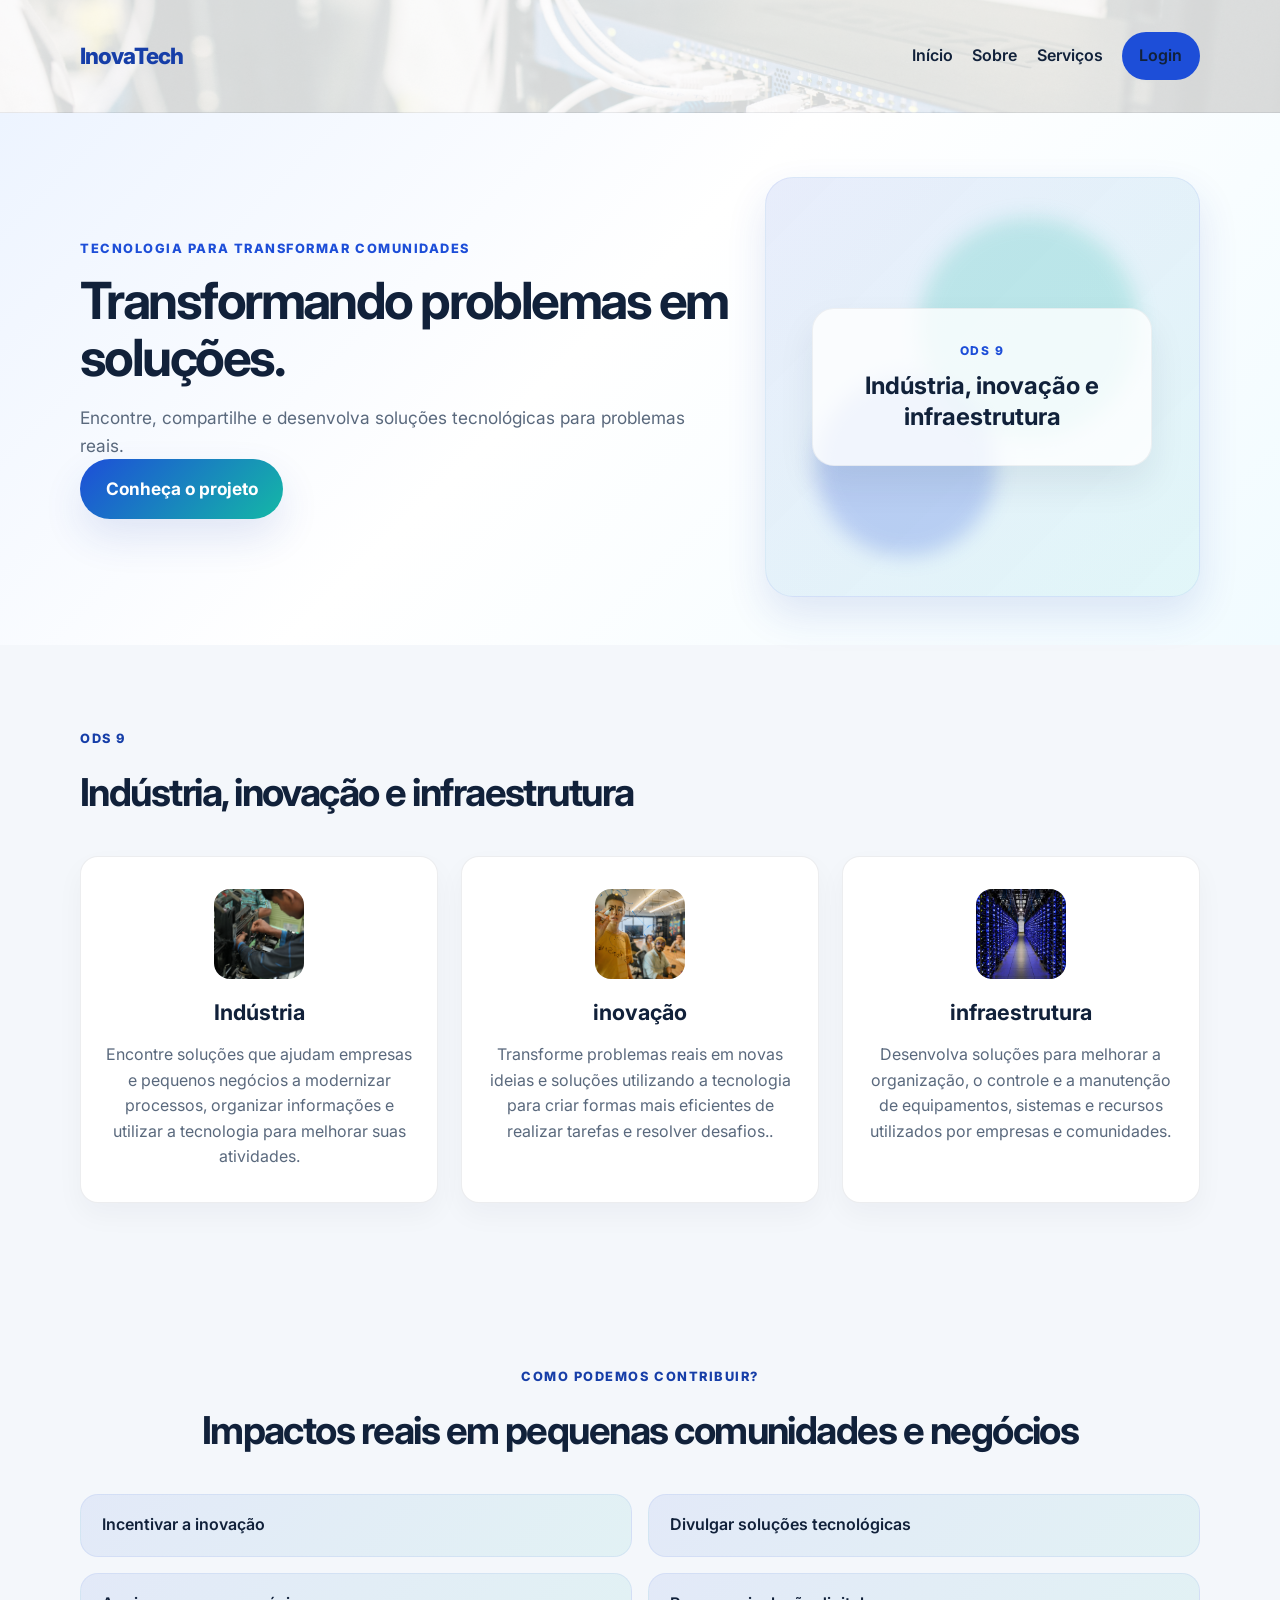
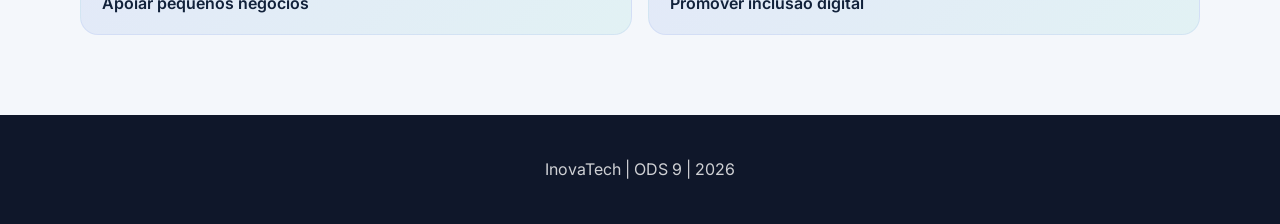
<file: index.html>
<!DOCTYPE html>
<html lang="pt-BR">
  <head>
    <meta charset="UTF-8" />
    <meta name="viewport" content="width=device-width, initial-scale=1.0" />
    <title>InovaTech | ODS 9</title>
    <meta name="description" content="InovaTech conecta inovação, tecnologia e infraestrutura para transformar comunidades." />
    <link rel="preconnect" href="https://fonts.googleapis.com" />
    <link rel="preconnect" href="https://fonts.gstatic.com" crossorigin />
    <link href="https://fonts.googleapis.com/css2?family=Inter:wght@400;500;600;700;800&display=swap" rel="stylesheet"/>
    <link rel="stylesheet" href="styles/style.css" />
    <link rel="stylesheet" href="styles/mobile.css" />
  </head>
  <body data-page="home">
    <header class="site-header">
      <div class="container nav-wrap">
        <a href="index.html" class="logo">
          <span>InovaTech</span>
        </a>
        <nav class="main-nav" aria-label="Menu principal">
          <a href="index.html">Início</a>
          <a href="sobre.html">Sobre</a>
          <a href="servicos.html">Serviços</a>
          <a href="login.html" class="btn btn-login">Login</a>
        </nav>
      </div>
    </header>

    <main>
      <section class="hero">
        <div class="container hero-content">
          <div class="hero-text">
            <p class="eyebrow">Tecnologia para transformar comunidades</p>
            <h1>Transformando problemas em soluções.</h1>
            <p class="intro">
              Encontre, compartilhe e desenvolva soluções tecnológicas para problemas reais.<br>
            <a href="#ods9" class="btn btn-primary" id="btnConheca">Conheça o projeto</a>
          </div>
          <div class="hero-card">
            <div class="circle circle-one"></div>
            <div class="circle circle-two"></div>
            <div class="mini-panel">
              <span class="panel-label">ODS 9</span>
              <strong>Indústria, inovação e infraestrutura</strong>
            </div>
          </div>
        </div>
      </section>

      <section class="section" id="ods9">
        <div class="container">
          <div class="section-heading">
            <span class="eyebrow dark">ODS 9</span>
            <h2>Indústria, inovação e infraestrutura</h2>
          </div>

          <div class="card-grid triple">
            <article class="info-card">
              <img class="info-image" src="images/IndustriaImage.jpg" alt="Indústria" />
              <h3>Indústria</h3>
              <p>
                Encontre soluções que ajudam empresas e pequenos
                 negócios a modernizar processos, organizar informações
                  e utilizar a tecnologia para melhorar suas atividades.
              </p>
            </article>

            <article class="info-card">
              <img class="info-image" src="images/InovaçaoImage.jpg" alt="Inovação" />
              <h3>inovação</h3>
              <p>
                Transforme problemas reais em novas ideias e soluções
                 utilizando a tecnologia para criar formas mais eficientes de realizar tarefas e resolver desafios..
              </p>
            </article>

            <article class="info-card">
              <img class="info-image" src="images/infraestruturaImage.jpg" alt="Infraestrutura" />
              <h3>infraestrutura</h3>
              <p>
                Desenvolva soluções para melhorar a organização,
                 o controle e a manutenção de equipamentos, sistemas e recursos utilizados por empresas e comunidades.
              </p>
            </article>
          </div>
        </div>
      </section>

      <section class="section contribute">
        <div class="container narrow">
          <div class="section-heading center">
            <span class="eyebrow dark">Como podemos contribuir?</span>
            <h2>Impactos reais em pequenas comunidades e negócios</h2>
          </div>

          <ul class="contribute-list">
            <li>Incentivar a inovação</li>
            <li>Divulgar soluções tecnológicas</li>
            <li>Apoiar pequenos negócios</li>
            <li>Promover inclusão digital</li>
          </ul>
        </div>
      </section>
    </main>

    <footer class="site-footer">
      <div class="container footer-content">
        <p>InovaTech | ODS 9 | 2026</p>
      </div>
    </footer>

    <script src="scripts/script.js"></script>
  </body>
</html>
</file>
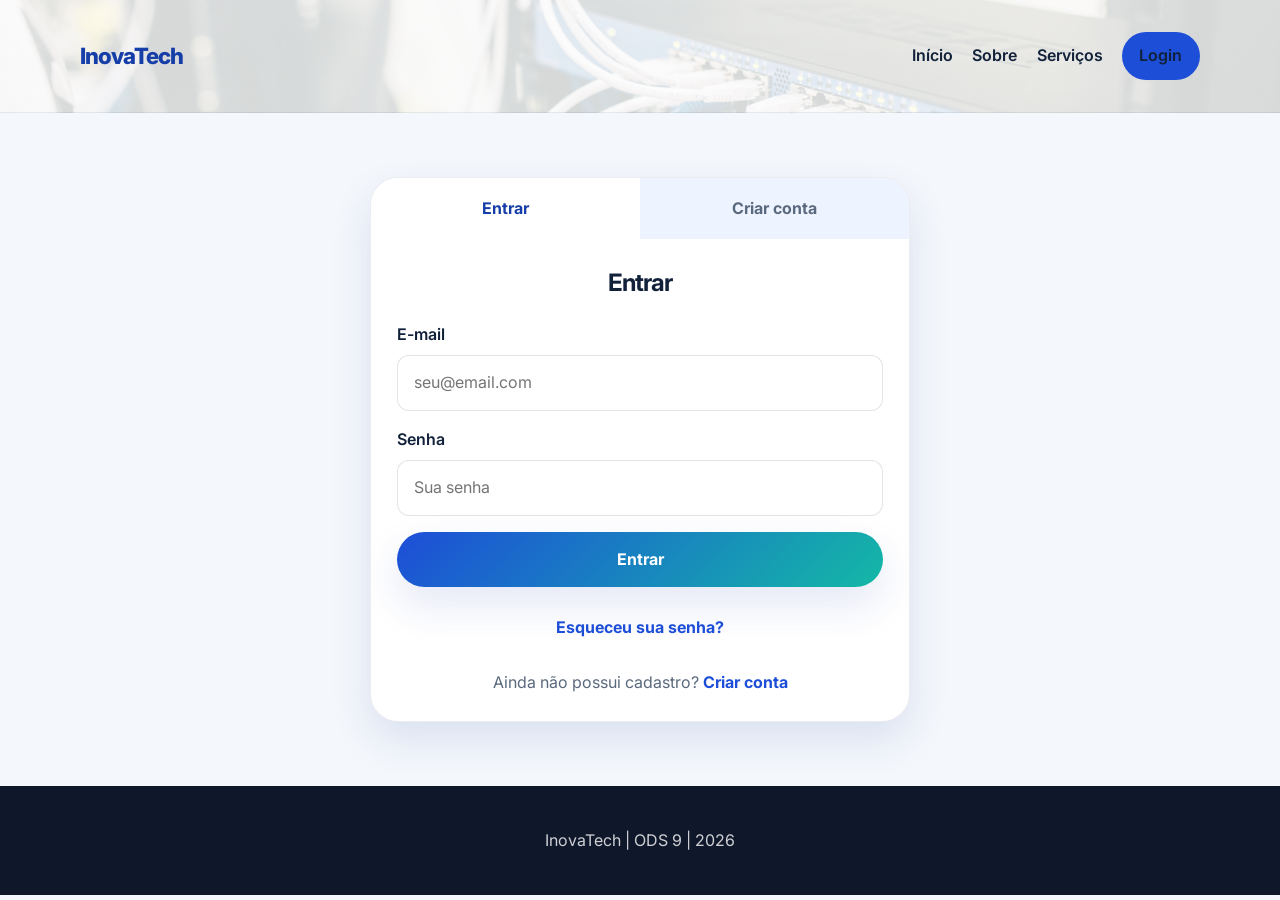
<file: login.html>
<!DOCTYPE html>
<html lang="pt-BR">
  <head>
    <meta charset="UTF-8" />
    <meta name="viewport" content="width=device-width, initial-scale=1.0" />
    <title>Login | InovaTech</title>
    <meta name="description" content="Acesse sua conta InovaTech ou cadastre-se para participar do projeto."/>
    <link rel="preconnect" href="https://fonts.googleapis.com" />
    <link rel="preconnect" href="https://fonts.gstatic.com" crossorigin />
    <link href="https://fonts.googleapis.com/css2?family=Inter:wght@400;500;600;700;800&display=swap" rel="stylesheet"/>
    <link rel="stylesheet" href="styles/style.css" />
    <link rel="stylesheet" href="styles/mobile.css" />
  </head>
  <body data-page="login">
    <header class="site-header">
      <div class="container nav-wrap">
        <a href="index.html" class="logo">
          <span>InovaTech</span>
        </a>
        <nav class="main-nav" aria-label="Menu principal">
          <a href="index.html">Início</a>
          <a href="sobre.html">Sobre</a>
          <a href="servicos.html">Serviços</a>
          <a href="login.html" class="btn btn-login">Login</a>
        </nav>
      </div>
    </header>

    <main>
      <section class="auth-section">
        <div class="container auth-container">
          <div class="auth-card">
            <div class="auth-tabs" role="tablist" aria-label="Autenticação">
              <button class="tab-btn active" data-target="loginForm" type="button">Entrar</button>
              <button class="tab-btn" data-target="registerForm" type="button">Criar conta</button>
            </div>

            <div class="auth-panel active" id="loginFormPanel">
              <h1>Entrar</h1>
              <form id="loginForm" class="auth-form">
                <div class="input-group">
                  <label for="loginEmail">E-mail</label>
                  <input id="loginEmail" name="loginEmail" type="email" placeholder="seu@email.com" required />
                </div>

                <div class="input-group">
                  <label for="loginSenha">Senha</label>
                  <input id="loginSenha" name="loginSenha" type="password" placeholder="Sua senha" required />
                </div>

                <button type="submit" class="btn btn-primary btn-block">Entrar</button>
                <p class="helper-text"><a href="#">Esqueceu sua senha?</a></p>
                <p class="helper-text">Ainda não possui cadastro? <a href="#" class="switch-form">Criar conta</a></p>
              </form>
            </div>

            <div class="auth-panel" id="registerFormPanel">
              <h2>Criar conta</h2>
              <form id="registerForm" class="auth-form">
                <div class="input-group">
                  <label for="nomeUsuario">Nome</label>
                  <input id="nomeUsuario" name="nomeUsuario" type="text" placeholder="Seu nome completo" required />
                </div>

                <div class="input-group">
                  <label for="registerEmail">E-mail</label>
                  <input id="registerEmail" name="registerEmail" type="email" placeholder="seu@email.com" required />
                </div>

                <div class="input-group">
                  <label for="registerSenha">Senha</label>
                  <input id="registerSenha" name="registerSenha" type="password" placeholder="Crie uma senha" required />
                </div>

                <div class="input-group">
                  <label for="confirmarSenha">Confirmar senha</label>
                  <input id="confirmarSenha" name="confirmarSenha" type="password" placeholder="Repita a senha" required />
                </div>

                <button type="submit" class="btn btn-primary btn-block">Cadastrar</button>
              </form>
            </div>
          </div>
        </div>
      </section>
    </main>

    <footer class="site-footer">
      <div class="container footer-content">
        <p>InovaTech | ODS 9 | 2026</p>
      </div>
    </footer>

    <script src="scripts/script.js"></script>
  </body>
</html>
</file>
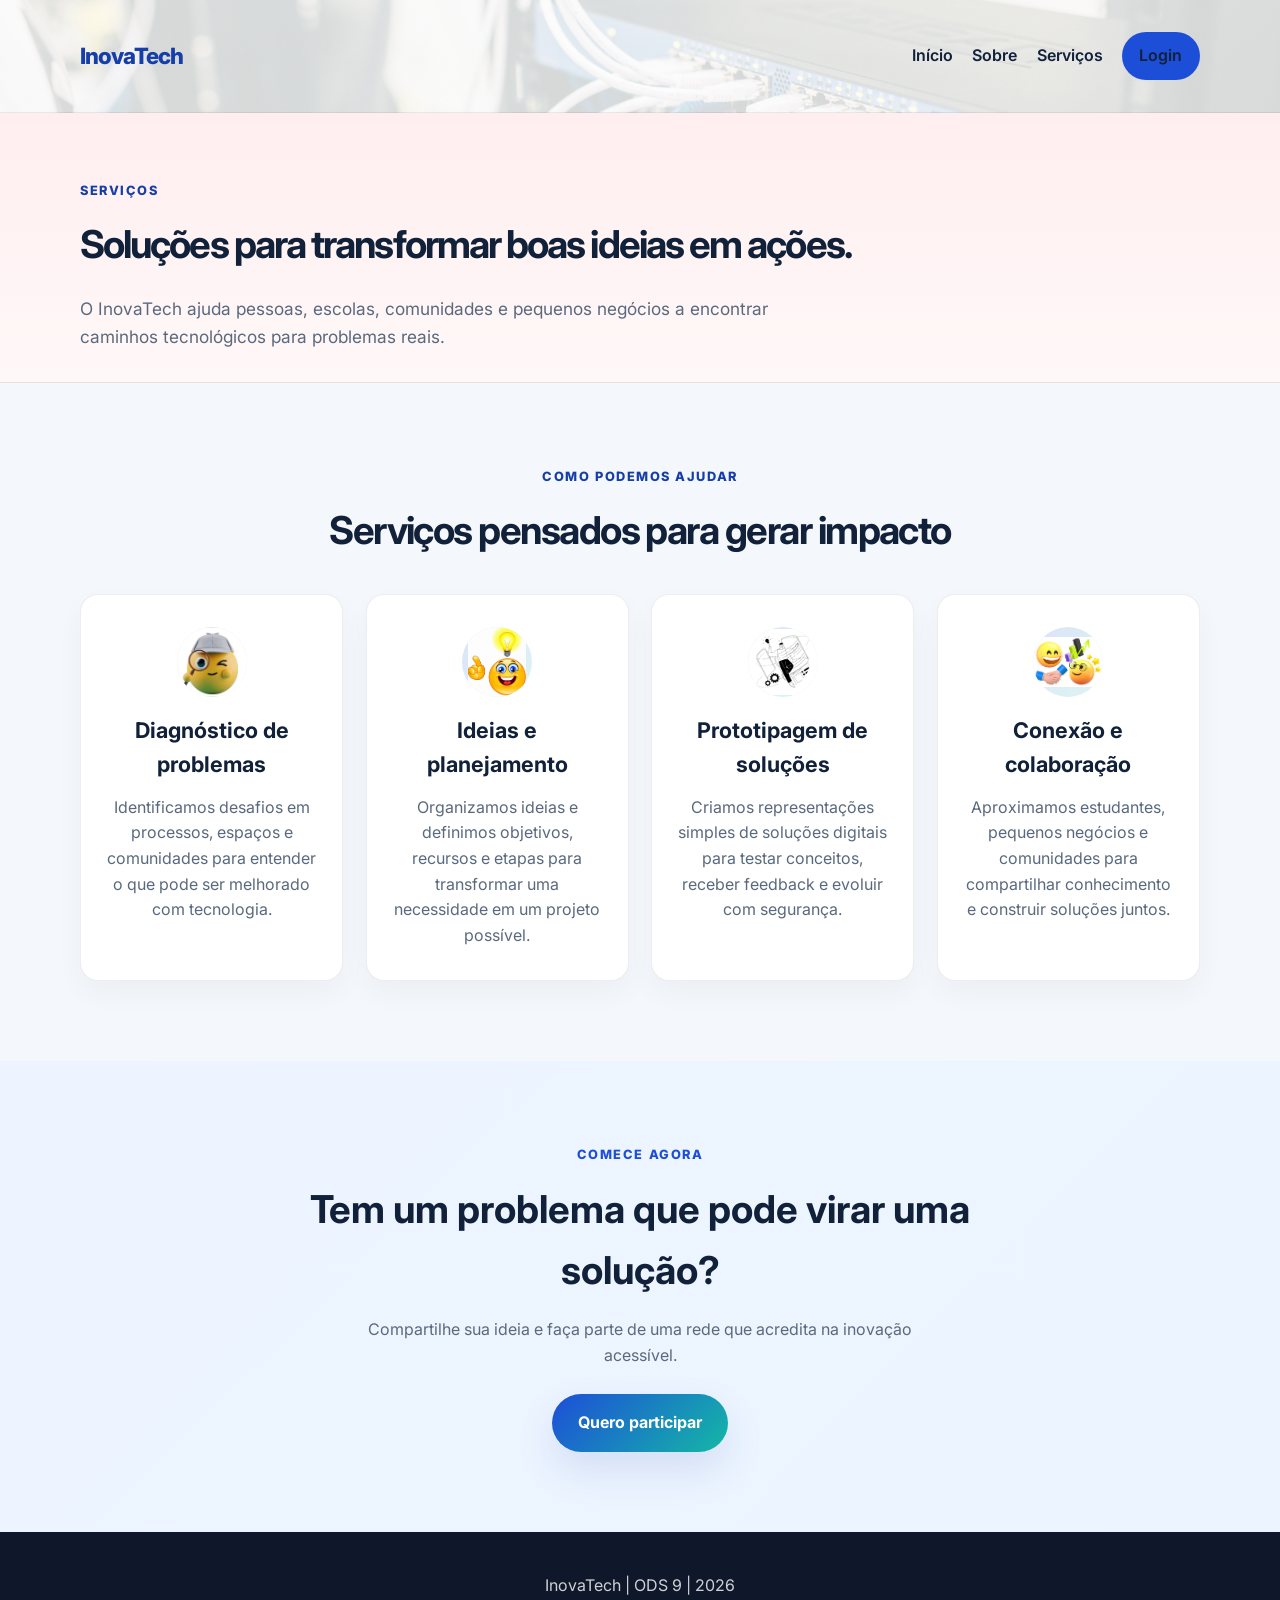
<file: servicos.html>
<!DOCTYPE html>
<html lang="pt-BR">
  <head>
    <meta charset="UTF-8" />
    <meta name="viewport" content="width=device-width, initial-scale=1.0" />
    <title>Serviços | InovaTech</title>
    <meta name="description" content="Conheça os serviços do InovaTech para transformar problemas reais em soluções tecnológicas." />
    <link rel="preconnect" href="https://fonts.googleapis.com" />
    <link rel="preconnect" href="https://fonts.gstatic.com" crossorigin />
    <link href="https://fonts.googleapis.com/css2?family=Inter:wght@400;500;600;700;800&display=swap" rel="stylesheet"/>
    <link rel="stylesheet" href="styles/style.css" />
    <link rel="stylesheet" href="styles/mobile.css" />
  </head>
  <body data-page="servicos">
    <header class="site-header">
      <div class="container nav-wrap">
        <a href="index.html" class="logo">
          <span>InovaTech</span>
        </a>
        <nav class="main-nav" aria-label="Menu principal">
          <a href="index.html">Início</a>
          <a href="sobre.html">Sobre</a>
          <a href="servicos.html">Serviços</a>
          <a href="login.html" class="btn btn-login">Login</a>
        </nav>
      </div>
    </header>

    <main>
      <section class="page-banner services-banner">
        <div class="container">
          <span class="eyebrow dark">Serviços</span>
          <h1>Soluções para transformar boas ideias em ações.</h1>
          <p class="services-lead">
            O InovaTech ajuda pessoas, escolas, comunidades e pequenos negócios a encontrar caminhos tecnológicos para problemas reais.
          </p>
        </div>
      </section>

      <section class="section">
        <div class="container">
          <div class="section-heading center">
            <span class="eyebrow dark">Como podemos ajudar</span>
            <h2>Serviços pensados para gerar impacto</h2>
          </div>

          <div class="card-grid four services-grid">
            <article class="feature-card service-card">
              <div class="icon">
                <img src="images/imageDiagnostico.png" alt="Ilustração de diagnóstico" />
              </div>
              <h3>Diagnóstico de problemas</h3>
              <p>
                Identificamos desafios em processos, espaços e comunidades para entender o que pode ser melhorado com tecnologia.
              </p>
            </article>

            <article class="feature-card service-card">
              <div class="icon">
                <img src="images/ImageIdeias%20(2).png" alt="Ilustração de ideias e planejamento" />
              </div>
              <h3>Ideias e planejamento</h3>
              <p>
                Organizamos ideias e definimos objetivos, recursos e etapas para transformar uma necessidade em um projeto possível.
              </p>
            </article>

            <article class="feature-card service-card">
              <div class="icon">
                <img src="images/imagePrototipagem.png" alt="Ilustração de prototipagem" />
              </div>
              <h3>Prototipagem de soluções</h3>
              <p>
                Criamos representações simples de soluções digitais para testar conceitos, receber feedback e evoluir com segurança.
              </p>
            </article>

            <article class="feature-card service-card">
              <div class="icon">
                <img src="images/imageConexão.png" alt="Ilustração de conexão e colaboração" />
              </div>
              <h3>Conexão e colaboração</h3>
              <p>
                Aproximamos estudantes, pequenos negócios e comunidades para compartilhar conhecimento e construir soluções juntos.
              </p>
            </article>
          </div>
        </div>
      </section>

      <section class="section services-cta">
        <div class="container narrow center-content">
          <span class="eyebrow">Comece agora</span>
          <h2>Tem um problema que pode virar uma solução?</h2>
          <p>Compartilhe sua ideia e faça parte de uma rede que acredita na inovação acessível.</p>
          <a href="login.html" class="btn btn-primary">Quero participar</a>
        </div>
      </section>
    </main>

    <footer class="site-footer">
      <div class="container footer-content">
        <p>InovaTech | ODS 9 | 2026</p>
      </div>
    </footer>

    <script src="scripts/script.js"></script>
  </body>
</html>
</file>
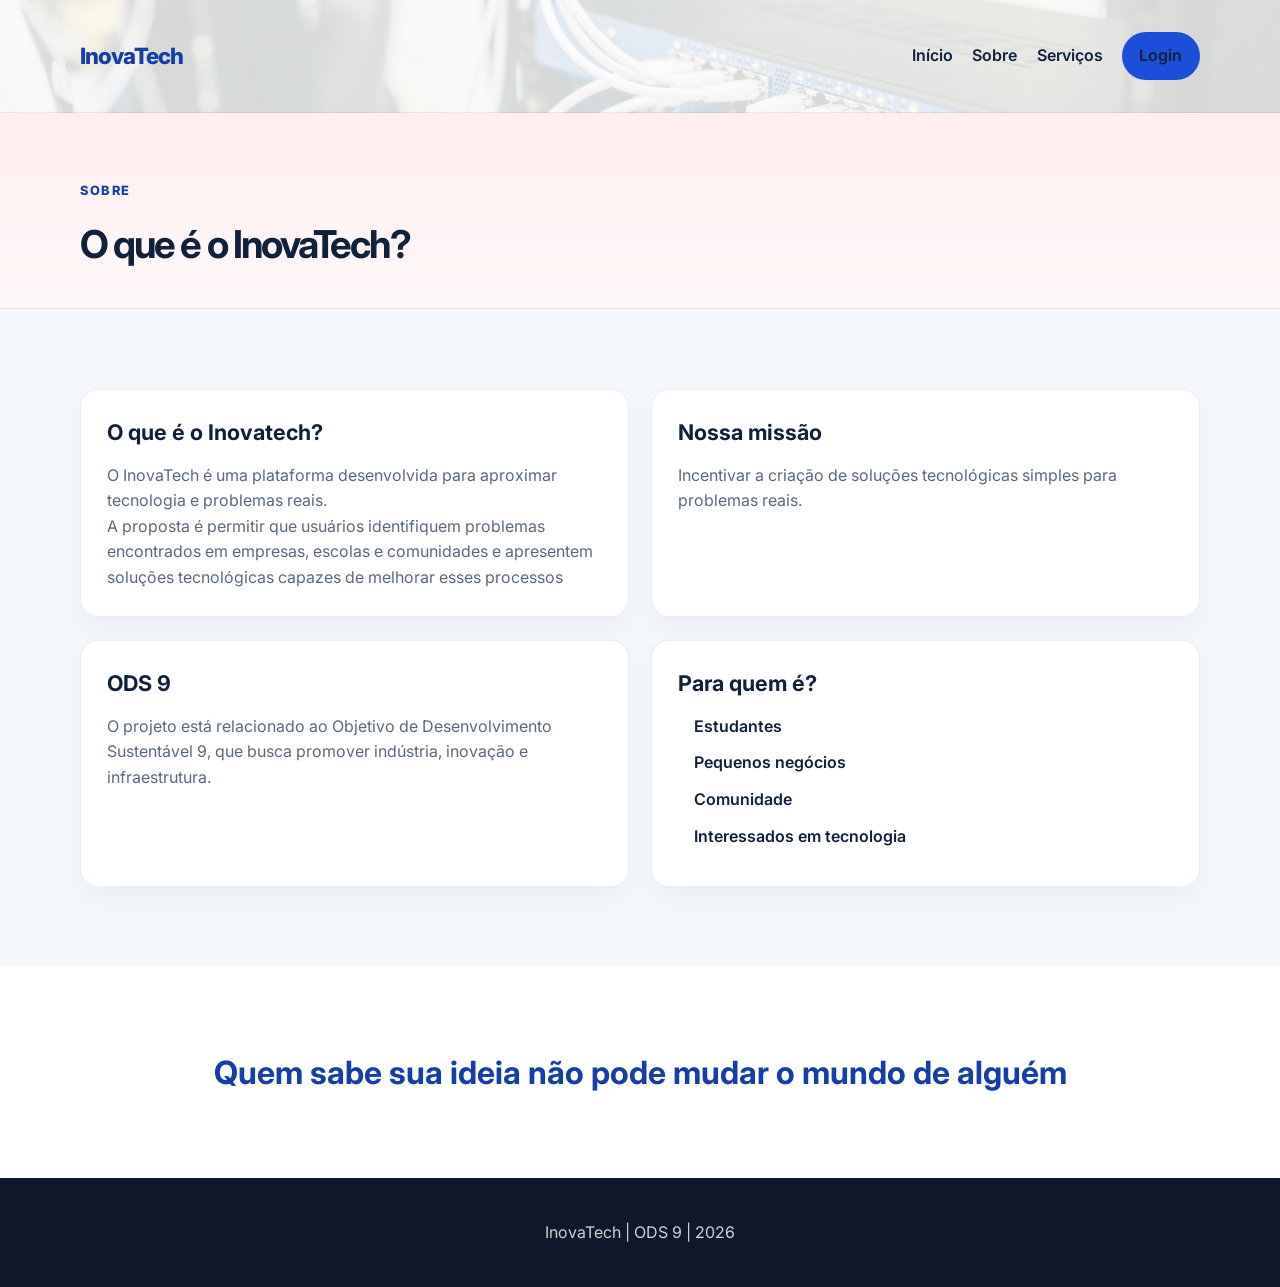
<file: sobre.html>
<!DOCTYPE html>
<html lang="pt-BR">
  <head>
    <meta charset="UTF-8" />
    <meta name="viewport" content="width=device-width, initial-scale=1.0" />
    <title>Sobre | InovaTech</title>
    <meta name="description" content="Saiba mais sobre o projeto InovaTech e sua relação com a ODS 9."/>
    <link rel="preconnect" href="https://fonts.googleapis.com" />
    <link rel="preconnect" href="https://fonts.gstatic.com" crossorigin />
    <link href="https://fonts.googleapis.com/css2?family=Inter:wght@400;500;600;700;800&display=swap" rel="stylesheet"/>
    <link rel="stylesheet" href="styles/style.css" />
    <link rel="stylesheet" href="styles/mobile.css" />
  </head>
  <body data-page="sobre">
    <header class="site-header">
      <div class="container nav-wrap">
        <a href="index.html" class="logo">
          <span>InovaTech</span>
        </a>
        <nav class="main-nav" aria-label="Menu principal">
          <a href="index.html">Início</a>
          <a href="sobre.html">Sobre</a>
          <a href="servicos.html">Serviços</a>
          <a href="login.html" class="btn btn-login">Login</a>
        </nav>
      </div>
    </header>

    <main>
      <section class="page-banner">
        <div class="container">
          <span class="eyebrow dark">Sobre</span>
          <h1>O que é o InovaTech?</h1>
        </div>
      </section>

      <section class="section">
        <div class="container content-grid">
          <article class="about-block">
            <h2>O que é o Inovatech?</h2>
            <p>
              O InovaTech é uma plataforma desenvolvida para aproximar tecnologia e problemas reais.
              <br>
              A proposta é permitir que usuários identifiquem problemas encontrados em empresas, escolas e comunidades e apresentem 
              soluções tecnológicas capazes de melhorar esses processos
            </p>
          </article>

          <article class="about-block">
            <h2>Nossa missão</h2>
            <p>
             Incentivar a criação de soluções tecnológicas simples para problemas reais.
            </p>
          </article>

          <article class="about-block">
            <h2>ODS 9</h2>
            <p>
              O projeto está relacionado ao Objetivo de Desenvolvimento Sustentável 9, que busca promover indústria, inovação e infraestrutura.
            </p>
          </article>

          <article class="about-block">
            <h2>Para quem é?</h2>
            <ul class="lista-nomes">
              <li>Estudantes</li>
              <li>Pequenos negócios</li>
              <li>Comunidade</li>
              <li>Interessados em tecnologia</li>
            </ul>
          </article>
        </div>
      </section>

      <section class="section alt idea-message">
        <div class="container">
          <p>Quem sabe sua ideia não pode mudar o mundo de alguém</p>
        </div>
      </section>
    </main>

    <footer class="site-footer">
      <div class="container footer-content">
        <p>InovaTech | ODS 9 | 2026</p>
      </div>
    </footer>

    <script src="scripts/script.js"></script>
  </body>
</html>
</file>
<file: styles/style.css>
﻿/* ==================== VARIAVEIS E CONFIGURACOES GERAIS ==================== */
/* Variaveis reutilizaveis: centralizam cores, sombras e tamanhos do projeto. */
:root {
  /* Cores de fundo usadas nas paginas e nas secoes. */
  --bg: #f4f7fb;
  --bg-strong: #eef4ff;
  --surface: rgb(255, 255, 255);
  --surface-alt: #ecf5ff;
  /* Cor principal, cor de apoio e cor de destaque. */
  --primary: #1d4ed8;
  --primary-dark: #163ea8;
  --secondary: #14b8a6;
  --accent: #f59e0b;
  /* Cores para textos, bordas e elementos secundarios. */
  --text: #11213a;
  --muted: #5a697d;
  --border: rgba(17, 33, 58, 0.08);
  /* Padroes visuais compartilhados por varios componentes. */
  --shadow: 0 18px 40px rgba(30, 64, 175, 0.12);
  --radius-lg: 28px;
  --radius-md: 18px;
  --radius-sm: 12px;
}

/* ==================== RESET E ELEMENTOS GERAIS ==================== */
/* Faz padding e borda entrarem no calculo total da largura dos elementos. */
* {
  box-sizing: border-box;
}

/* Ativa a rolagem suave para links internos da pagina. */
html {
  scroll-behavior: smooth;
}

/* Estilos basicos de toda a pagina. */
body {
  margin: 0;
  font-family: 'Inter', sans-serif;
  background: var(--bg);
  color: var(--text);
  line-height: 1.6;
}

/* Links herdam a cor do contexto e nao exibem sublinhado por padrao. */
a {
  color: inherit;
  text-decoration: none;
}

/* Impede que imagens ultrapassem o tamanho do elemento pai. */
img {
  max-width: 100%;
  display: block;
}

/* Mantem os controles de formulario com a mesma tipografia do restante da pagina. */
button,
input,
select,
textarea {
  font: inherit;
}

/* Define uma largura maxima e centraliza o conteudo principal. */
.container {
  width: min(1120px, calc(100% - 2rem));
  margin: 0 auto;
}

/* ==================== HEADER E NAVEGACAO ==================== */
/* Cabecalho fixo durante a rolagem, com transparencia e desfoque. */
.site-header {
  position: sticky;
  top: 0;
  z-index: 40;
  min-height: 112px;
  background:
    linear-gradient(rgba(255, 255, 255, 0.84), rgba(255, 255, 255, 0.84)),
    url('../images/headerimage.jpg') center 42% / cover no-repeat;
  backdrop-filter: blur(14px);
  border-bottom: 1px solid var(--border);
}

/* Organiza logo e menu lado a lado e controla a altura do cabecalho. */
.nav-wrap {
  display: flex;
  align-items: center;
  justify-content: space-between;
  min-height: 112px;
  gap: 1rem;
}

/* Identidade visual do nome da marca. */
.logo {
  font-size: 1.4rem;
  font-weight: 800;
  letter-spacing: -0.04em;
  color: var(--primary-dark);
}

/* Menu horizontal com espacamento e quebra de linha quando necessario. */
.main-nav {
  display: flex;
  align-items: center;
  gap: 1.2rem;
  flex-wrap: wrap;
}

/* Aparencia dos links do menu e transicao da cor ao interagir. */
.main-nav a {
  color: var(--text);
  font-weight: 600;
  transition: color 0.2s ease;
}

/* Destaca links do menu quando recebem foco pelo teclado ou mouse. */
.main-nav a:hover,
.main-nav a:focus-visible {
  color: var(--primary);
}

/* ==================== BOTOES ==================== */
/* Estilo base compartilhado por todos os botoes. */
.btn {
  display: inline-flex;
  align-items: center;
  justify-content: center;
  border: none;
  border-radius: 999px;
  font-weight: 700;
  cursor: pointer;
  transition: transform 0.2s ease, box-shadow 0.2s ease, background 0.2s ease;
}

/* Move levemente o botao para cima ao passar o mouse. */
.btn:hover {
  transform: translateY(-2px);
}

/* Botao menor, usado principalmente no acesso ao login. */
.btn-login {
  padding: 0.7rem 1.1rem;
  background: var(--primary);
  color: #fff;
}

/* Botao principal com gradiente, espacamento e sombra de destaque. */
.btn-primary {
  background: linear-gradient(135deg, var(--primary), var(--secondary));
  color: #fff;
  padding: 1rem 1.6rem;
  box-shadow: var(--shadow);
}

/* Faz o botao ocupar toda a largura disponivel. */
.btn-block {
  width: 100%;
  padding: 0.9rem 1.1rem;
}

/* ==================== PAGINA INICIAL: HERO ==================== */
/* Area de destaque inicial da pagina, com fundo suave e espacamento vertical. */
.hero {
  background: linear-gradient(135deg, #edf4ff 0%, #ffffff 45%, #f1fbff 100%);
  padding: 4rem 0 3rem;
}

/* Divide o destaque em texto e painel visual. */
.hero-content {
  display: grid;
  grid-template-columns: 1.2fr 0.8fr;
  align-items: center;
  gap: 2rem;
}

/* Pequeno rotulo em caixa alta acima dos titulos. */
.eyebrow {
  display: inline-block;
  margin-bottom: 0.8rem;
  font-size: 0.8rem;
  font-weight: 800;
  letter-spacing: 0.12em;
  text-transform: uppercase;
  color: var(--primary);
}

/* Versao do rotulo usada sobre fundos claros. */
.eyebrow.dark {
  color: var(--primary-dark);
}

/* Titulo principal responsivo da pagina inicial. */
.hero-text h1 {
  margin: 0;
  font-size: clamp(2.3rem, 4vw, 4.5rem);
  line-height: 1.1;
  letter-spacing: -0.05em;
}

/* Texto de introducao com largura limitada para facilitar a leitura. */
.intro {
  margin: 1.2rem 0 1.8rem;
  max-width: 650px;
  font-size: 1.08rem;
  color: var(--muted);
}

/* Painel decorativo da area inicial. */
.hero-card {
  position: relative;
  min-height: 420px;
  display: flex;
  align-items: center;
  justify-content: center;
  background: linear-gradient(135deg, rgba(29, 78, 216, 0.1), rgba(20, 184, 166, 0.08));
  border: 1px solid rgba(29, 78, 216, 0.08);
  border-radius: var(--radius-lg);
  overflow: hidden;
  box-shadow: var(--shadow);
}

/* Circulos decorativos posicionados dentro do painel visual. */
.circle {
  position: absolute;
  border-radius: 50%;
  filter: blur(10px);
}

.circle-one {
  width: 220px;
  height: 220px;
  background: rgba(20, 184, 166, 0.2);
  top: 40px;
  right: 60px;
}

.circle-two {
  width: 180px;
  height: 180px;
  background: rgba(29, 78, 216, 0.22);
  bottom: 40px;
  left: 50px;
}

/* Cartao central que fica sobre os circulos decorativos. */
.mini-panel {
  position: relative;
  z-index: 1;
  background: rgba(255, 255, 255, 0.8);
  border: 1px solid rgba(17, 33, 58, 0.06);
  border-radius: 22px;
  padding: 2rem 1.6rem;
  box-shadow: 0 18px 36px rgba(17, 33, 58, 0.08);
  width: min(85%, 340px);
  text-align: center;
}

/* Rotulo pequeno exibido dentro do cartao central. */
.panel-label {
  display: block;
  margin-bottom: 0.6rem;
  font-size: 0.75rem;
  letter-spacing: 0.14em;
  text-transform: uppercase;
  color: var(--primary);
  font-weight: 800;
}

/* Texto principal do cartao central. */
.mini-panel strong {
  font-size: 1.5rem;
  line-height: 1.3;
}

/* ==================== SECOES, CARDS E CONTEUDO ==================== */
/* Espacamento vertical padrao das secoes. */
.section {
  padding: 5rem 0;
}

/* Alterna o fundo de algumas secoes para criar separacao visual. */
.section.alt {
  background: var(--surface);
}

/* Espacamento abaixo do cabecalho de cada secao. */
.section-heading {
  margin-bottom: 2rem;
}

/* Centraliza cabecalhos que usam a classe auxiliar center. */
.section-heading.center {
  text-align: center;
}

/* Titulos de secao com tamanho responsivo. */
.section-heading h2 {
  margin: 0;
  font-size: clamp(2rem, 3vw, 3rem);
  letter-spacing: -0.04em;
}

/* Grade generica para cartoes, com espacamento entre os itens. */
.card-grid {
  display: grid;
  gap: 1.4rem;
}

/* Grade com tres colunas. */
.card-grid.triple {
  grid-template-columns: repeat(3, minmax(0, 1fr));
}

/* Grade com quatro colunas. */
.card-grid.four {
  grid-template-columns: repeat(4, minmax(0, 1fr));
}

/* Aparencia comum dos cartoes de informacao, recursos e conteudo. */
.info-card,
.feature-card,
.about-block {
  background: var(--surface);
  border: 1px solid var(--border);
  border-radius: var(--radius-md);
  box-shadow: 0 12px 28px rgba(17, 33, 58, 0.04);
}

/* Cartoes de informacao com espacamento interno e texto centralizado. */
.info-card,
.feature-card {
  padding: 2rem 1.4rem;
  text-align: center;
}

/* Icones circulares usados para representar cada tema. */
.icon {
  display: inline-flex;
  align-items: center;
  justify-content: center;
  width: 70px;
  height: 70px;
  border-radius: 50%;
  background: linear-gradient(135deg, rgba(29, 78, 216, 0.16), rgba(20, 184, 166, 0.14));
  font-size: 2.2rem;
  margin-bottom: 1rem;
}

/* Ajusta as imagens dos servicos dentro do espaco circular dos icones. */
.icon img {
  width: 100%;
  height: 100%;
  border-radius: inherit;
  object-fit: contain;
}

/* Imagens tematicas dos info-card, com tamanho e recorte uniformes. */
.info-image {
  width: 90px;
  height: 90px;
  margin: 0 auto 1rem;
  border-radius: 16px;
  object-fit: cover;
  object-position: center;
}

/* Titulos dos cartoes e dos blocos de conteudo. */
.info-card h3,
.feature-card h3,
.about-block h2 {
  margin: 0 0 0.8rem;
  font-size: 1.35rem;
}

/* Textos secundarios dos cartoes e itens de ideia. */
.info-card p,
.about-block p {
  margin: 0;
  color: var(--muted);
}

/* Lista sem marcadores organizada em duas colunas. */
.contribute-list {
  list-style: none;
  display: grid;
  grid-template-columns: repeat(2, minmax(0, 1fr));
  gap: 1rem;
  margin: 0;
  padding: 0;
}

/* Cada item da lista de contribuicoes recebe fundo, borda e espacamento. */
.contribute-list li {
  background: linear-gradient(135deg, rgba(29, 78, 216, 0.08), rgba(20, 184, 166, 0.08));
  border: 1px solid rgba(29, 78, 216, 0.08);
  border-radius: var(--radius-md);
  padding: 1.1rem 1.3rem;
  font-weight: 600;
  color: var(--text);
}

/* ==================== PAGINA DE SERVICOS ==================== */
/* Texto introdutorio da faixa de servicos, com largura confortavel para leitura. */
.services-lead {
  max-width: 700px;
  margin: 1.2rem 0 0;
  color: var(--muted);
  font-size: 1.08rem;
}

/* Destaca a faixa de servicos com um fundo azul-esverdeado suave. */
.services-banner {
  background: linear-gradient(180deg, #edf4ff, #f1fbff);
}

/* Ajusta os cartoes de servicos para distribuir numero, icone e conteudo. */
.services-grid {
  align-items: stretch;
}

.service-card {
  position: relative;
  display: flex;
  flex-direction: column;
  align-items: center;
}

/* Mantem os textos dos cartoes alinhados mesmo com descricoes de tamanhos diferentes. */
.service-card p {
  margin: 0;
  color: var(--muted);
}

/* Lista visual das etapas de atendimento do projeto. */
.service-steps {
  display: grid;
  gap: 1rem;
  list-style: none;
  margin: 0;
  padding: 0;
}

.service-steps li {
  display: grid;
  gap: 0.15rem;
  padding-bottom: 1rem;
  border-bottom: 1px solid var(--border);
}

.service-steps li:last-child {
  padding-bottom: 0;
  border-bottom: none;
}

.service-steps strong {
  color: var(--primary-dark);
}

.service-steps span {
  color: var(--muted);
}

/* Centraliza a chamada final para participacao no projeto. */
.center-content {
  text-align: center;
}

.services-cta {
  background: linear-gradient(135deg, #edf4ff, #ecf5ff);
}

.services-cta h2 {
  margin: 0 auto 1rem;
  max-width: 700px;
  font-size: clamp(2rem, 3vw, 3rem);
}

.services-cta p {
  margin: 0 auto 1.6rem;
  max-width: 620px;
  color: var(--muted);
}

/* ==================== PAGINA SOBRE ==================== */
/* Faixa de titulo usada nas paginas internas. */
.page-banner {
  padding: 4rem 0 2rem;
  background: linear-gradient(180deg, #ffeef0, #fff8f8);
  border-bottom: 1px solid var(--border);
}

/* Titulo responsivo da faixa de pagina. */
.page-banner h1 {
  margin: 0;
  font-size: clamp(2.1rem, 3vw, 3.4rem);
  letter-spacing: -0.05em;
}

/* Grade de duas colunas para blocos de conteudo. */
.content-grid {
  display: grid;
  grid-template-columns: repeat(2, minmax(0, 1fr));
  gap: 1.4rem;
}

/* Bloco de conteudo da pagina Sobre. */
.about-block {
  padding: 1.6rem;
}

/* Lista de publico-alvo sem marcadores padrao do navegador. */
.lista-nomes {
  margin: 0;
  padding-left: 1rem;
  list-style: none;
  color: var(--text);
  font-weight: 600;
}

/* Cria distancia entre os itens do publico-alvo. */
.lista-nomes li {
  margin-bottom: 0.7rem;
}

/* ==================== FORMULARIOS E AUTENTICACAO ==================== */
/* Empilha os campos do formulario de autenticacao. */
.auth-form {
  display: grid;
  gap: 1rem;
}

/* Agrupa label e campo em uma pequena grade vertical. */
.input-group {
  display: grid;
  gap: 0.45rem;
}

/* Destaca visualmente os textos que identificam os campos. */
.label,
.input-group label {
  font-weight: 600;
}

/* Aparencia comum dos campos de texto, selecao e area de texto. */
.input-group input,
.input-group select,
.input-group textarea {
  width: 100%;
  border: 1px solid rgba(17, 33, 58, 0.12);
  border-radius: var(--radius-sm);
  background: #fff;
  padding: 0.9rem 1rem;
  color: var(--text);
}

/* Indica qual campo esta ativo durante a navegacao ou digitacao. */
.input-group input:focus,
.input-group select:focus,
.input-group textarea:focus {
  outline: 2px solid rgba(29, 78, 216, 0.2);
  border-color: rgba(29, 78, 216, 0.38);
}

/* Frase de encerramento exibida no lugar do formulario de ideias. */
.idea-message p {
  margin: 0;
  text-align: center;
  font-size: clamp(1.4rem, 2.5vw, 2.2rem);
  font-weight: 700;
  color: var(--primary-dark);
}

/* Define o espacamento da area de autenticacao. */
.auth-section {
  padding: 4rem 0;
}

/* Centraliza o cartao de autenticacao na pagina. */
.auth-container {
  display: flex;
  justify-content: center;
}

/* Cartao que agrupa abas e formularios de login/cadastro. */
.auth-card {
  width: min(100%, 540px);
  background: var(--surface);
  border: 1px solid var(--border);
  border-radius: var(--radius-lg);
  box-shadow: var(--shadow);
  overflow: hidden;
}

/* Divide as abas de autenticacao em duas colunas iguais. */
.auth-tabs {
  display: grid;
  grid-template-columns: repeat(2, 1fr);
  background: #edf3ff;
}

/* Estilo base dos botoes de aba. */
.tab-btn {
  border: none;
  background: transparent;
  padding: 1.1rem;
  font-weight: 700;
  color: var(--muted);
  cursor: pointer;
}

/* Aparencia da aba atualmente selecionada. */
.tab-btn.active {
  background: #fff;
  color: var(--primary-dark);
}

/* Paineis de autenticacao ficam ocultos ate serem ativados. */
.auth-panel {
  display: none;
  padding: 1.6rem;
}

/* Exibe somente o painel correspondente a aba ativa. */
.auth-panel.active {
  display: block;
}

/* Titulos dos paineis de login e cadastro. */
.auth-panel h1,
.auth-panel h2 {
  margin: 0 0 1.2rem;
  text-align: center;
  letter-spacing: -0.04em;
}

/* Texto auxiliar centralizado abaixo dos formularios. */
.helper-text {
  margin: 0.8rem 0 0;
  text-align: center;
  color: var(--muted);
}

/* Links usados para alternar entre login e cadastro. */
.helper-text a,
.switch-form {
  color: var(--primary);
  font-weight: 700;
}

/* Pequeno ajuste acima do grupo de opcoes de radio. */
.radio-group {
  margin-top: 0.3rem;
}

/* Empilha as opcoes de radio verticalmente. */
.radio-options {
  display: grid;
  gap: 0.5rem;
}

/* Alinha cada radio com seu texto. */
.radio-options label {
  display: flex;
  align-items: center;
  gap: 0.55rem;
  font-weight: 500;
}

/* ==================== FOOTER ==================== */
/* Rodape escuro com texto claro. */
.site-footer {
  background: #0f172a;
  color: rgba(255, 255, 255, 0.8);
  padding: 1.6rem 0;
}

/* Centraliza o conteudo do rodape. */
.footer-content {
  text-align: center;
}
</file>
<file: styles/mobile.css>
/* Regras aplicadas em telas medias e pequenas. */

/* Em telas medias, as grades passam a usar duas colunas. */
@media (max-width: 900px) {
  .hero-content,
  .card-grid.triple,
  .card-grid.four,
  .content-grid {
    grid-template-columns: 1fr 1fr;
  }

  /* O destaque passa a ocupar uma unica coluna em telas menores. */
  .hero-content {
    grid-template-columns: 1fr;
  }

  /* Reduz a altura do painel visual para evitar excesso de espaco. */
  .hero-card {
    min-height: 300px;
  }
}

/* Em celulares, o menu e os conteudos sao reorganizados verticalmente. */
@media (max-width: 640px) {
  /* Centraliza os links quando o menu quebra em varias linhas. */
  .main-nav {
    justify-content: center;
  }

  /* Todas as grades passam a ter uma unica coluna. */
  .card-grid.triple,
  .card-grid.four,
  .content-grid,
  .contribute-list {
    grid-template-columns: 1fr;
  }

  /* Em celulares o cabecalho deixa de ficar preso no topo. */
  .site-header {
    position: static;
  }

  /* Empilha logo e navegacao. */
  .nav-wrap {
    flex-direction: column;
    min-height: 132px;
    padding: 1.2rem 0;
  }

  /* Diminui o espaco superior da area inicial no celular. */
  .hero {
    padding-top: 2.5rem;
  }
}
</file>
